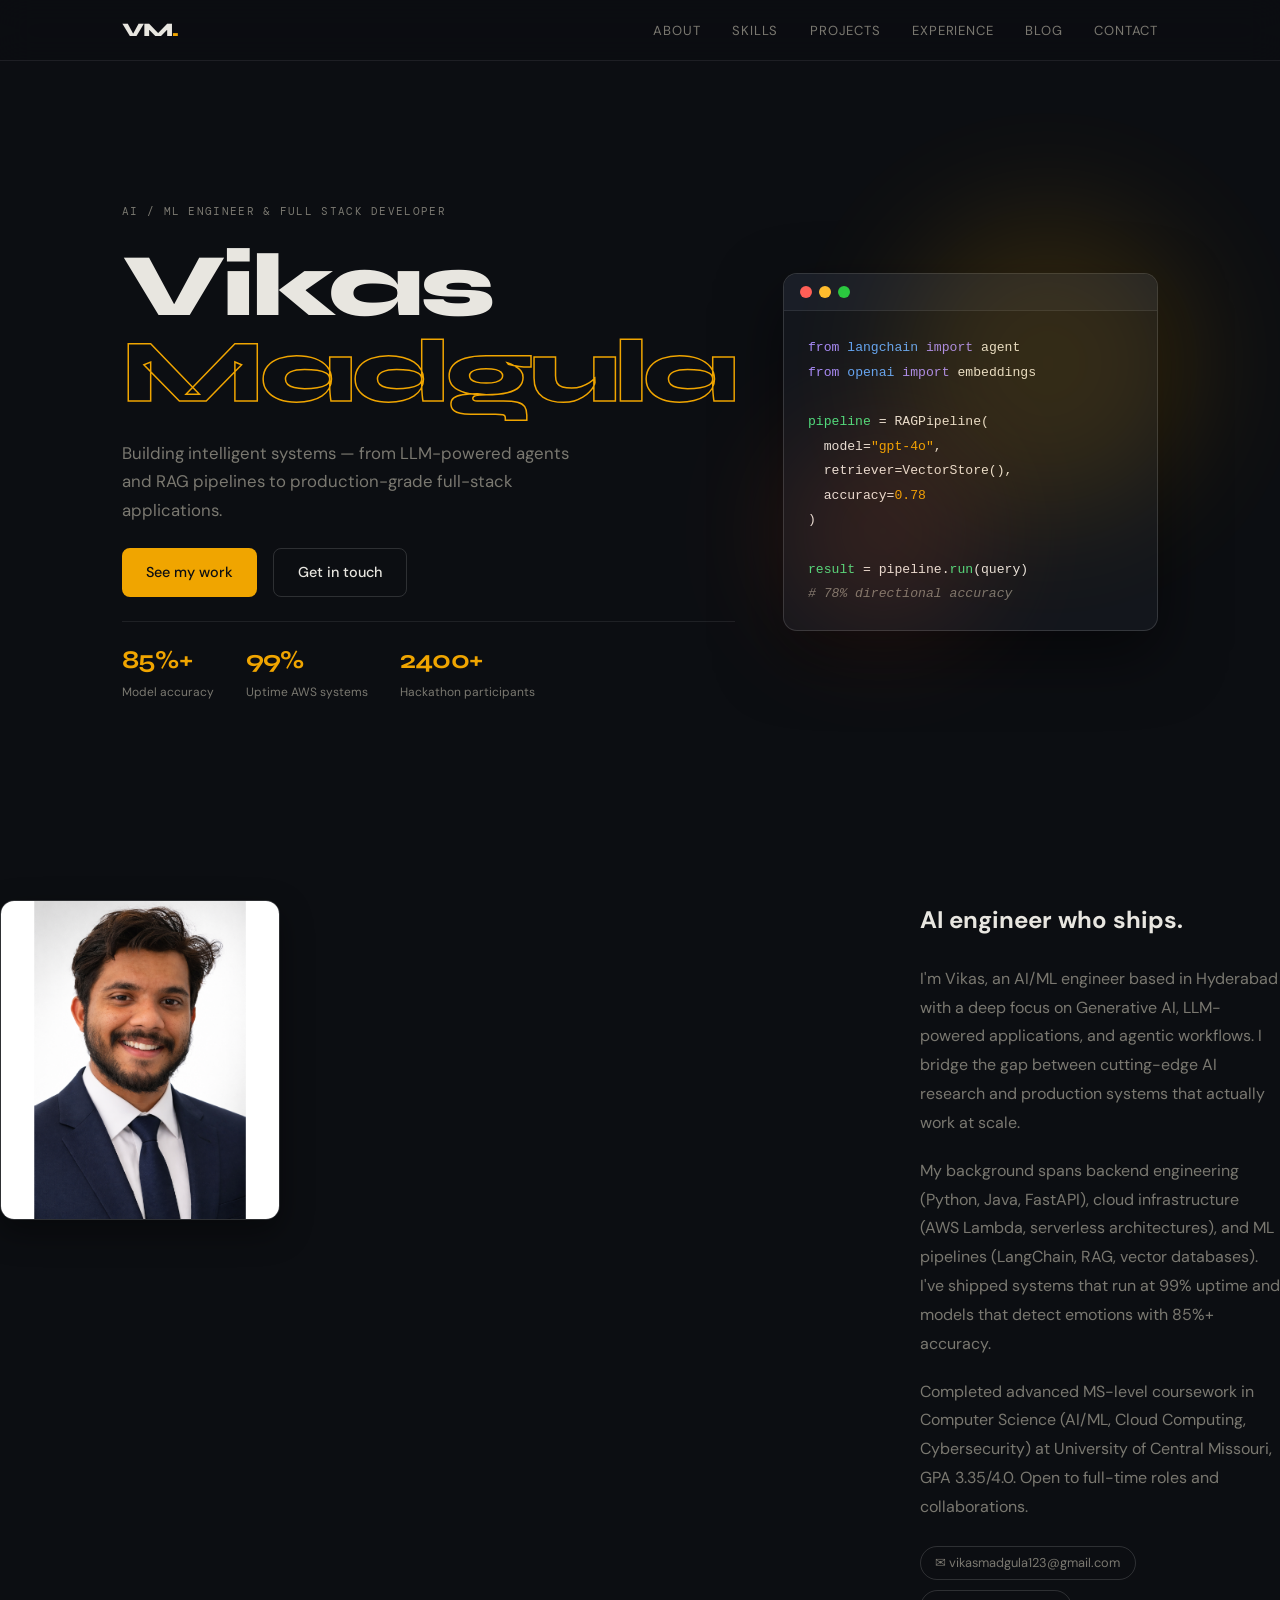
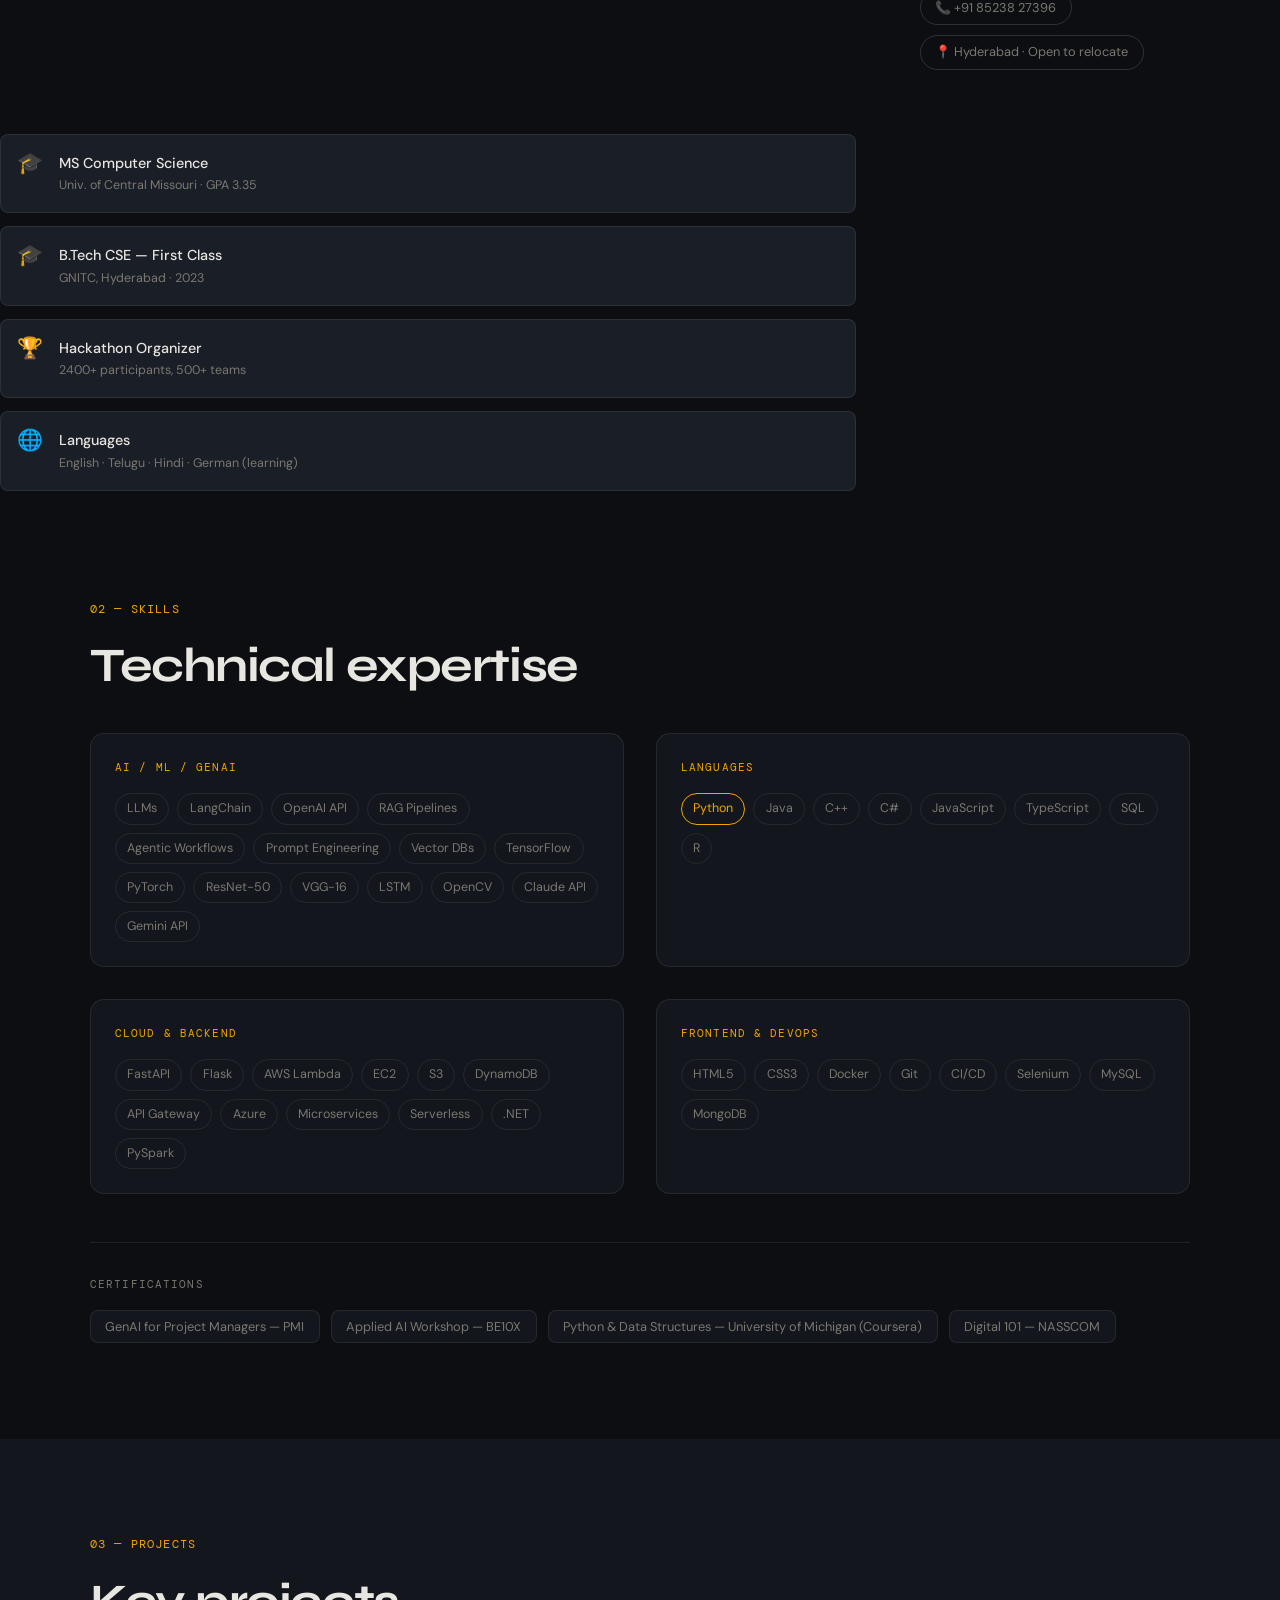
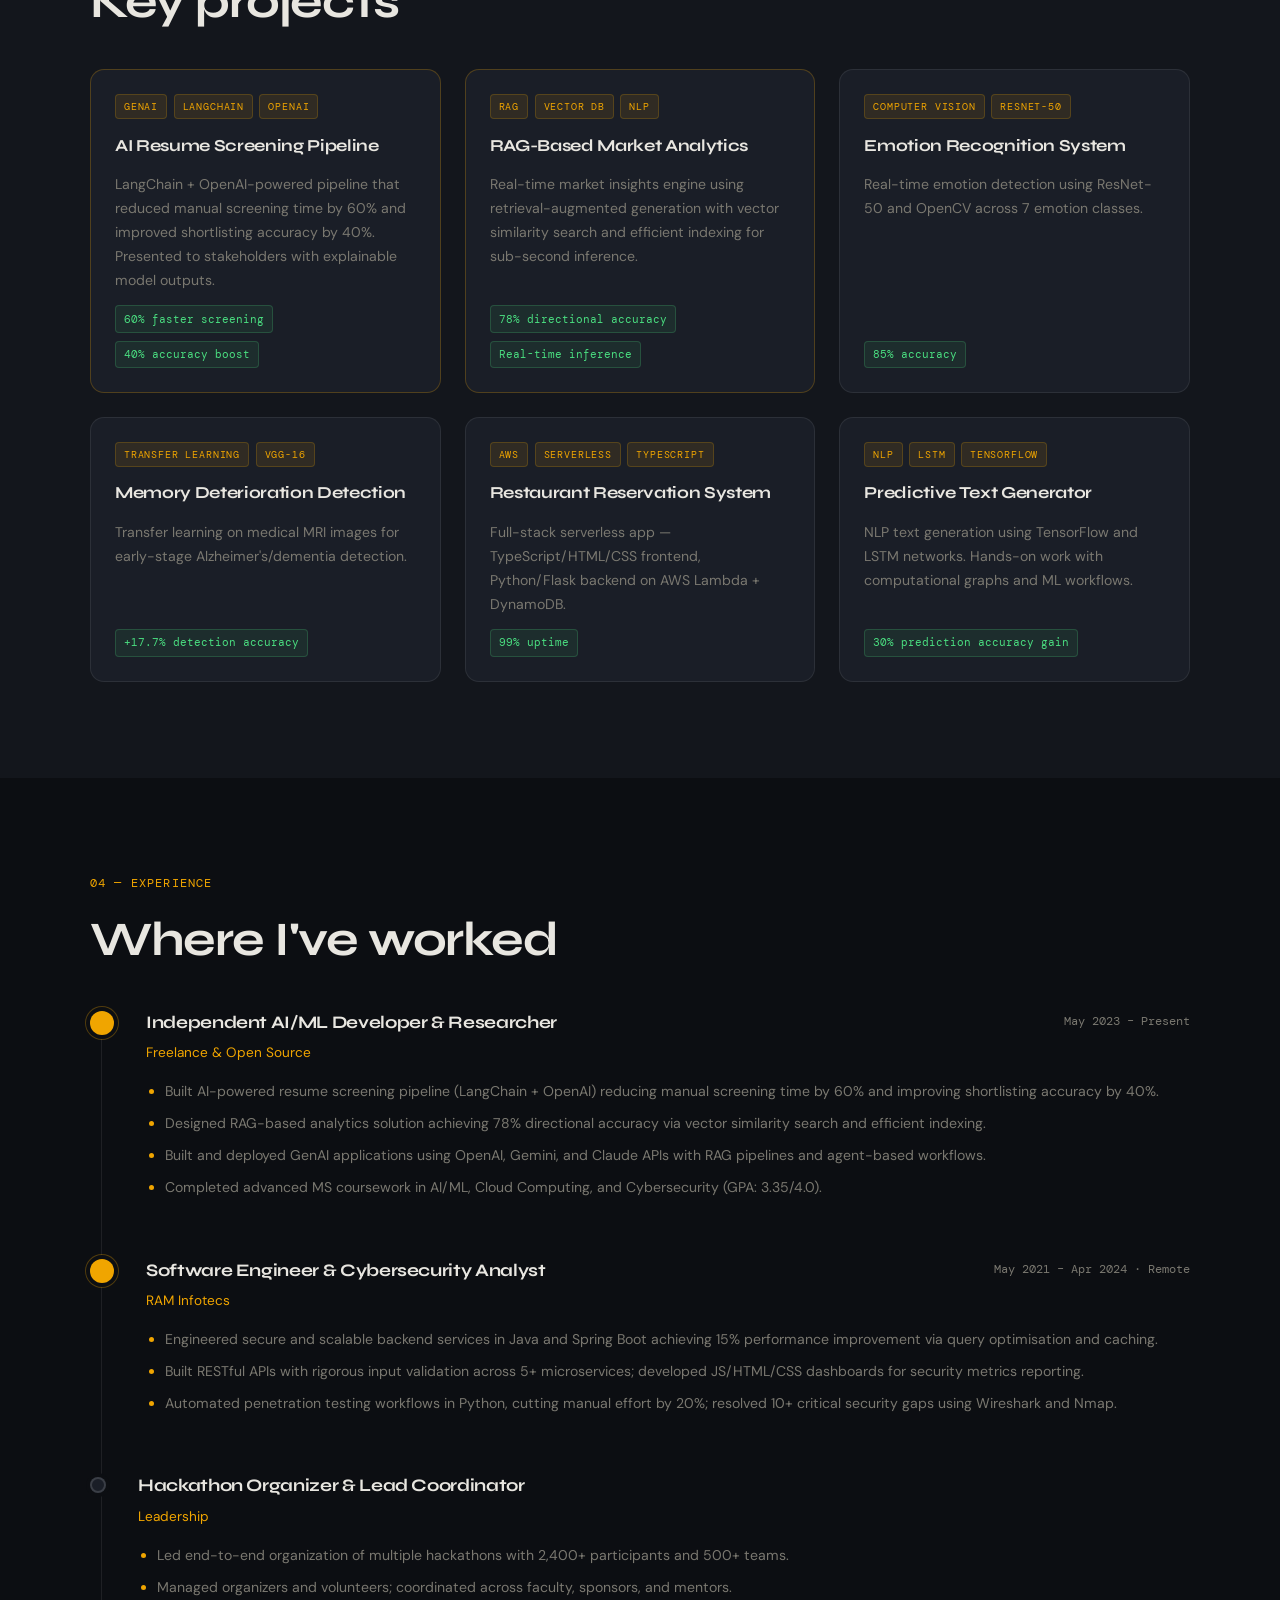
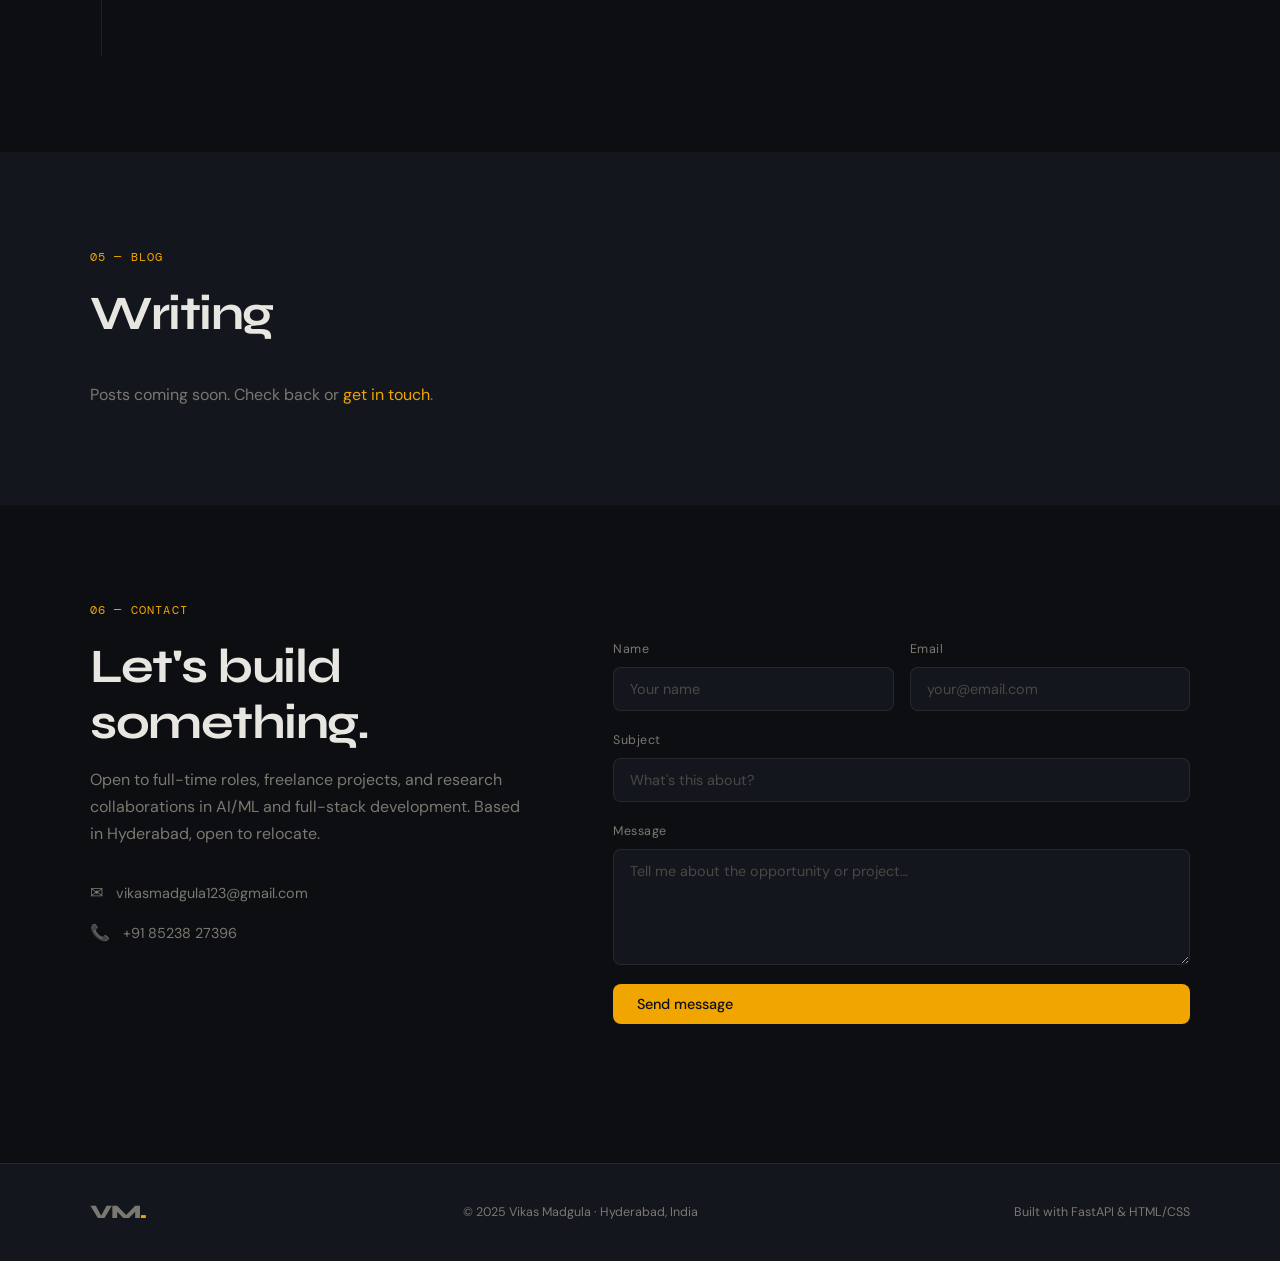
<file: frontend/index.html>
<!DOCTYPE html>
<html lang="en">
<head>
  <meta charset="UTF-8" />
  <meta name="viewport" content="width=device-width, initial-scale=1.0" />
  <title>Vikas Madgula — AI/ML Engineer</title>
  <link rel="preconnect" href="https://fonts.googleapis.com" />
  <link rel="preconnect" href="https://fonts.gstatic.com" crossorigin />
  <link href="https://fonts.googleapis.com/css2?family=Syne:wght@400;600;700;800&family=DM+Mono:ital,wght@0,400;0,500;1,400&family=DM+Sans:ital,opsz,wght@0,9..40,300;0,9..40,400;0,9..40,500;1,9..40,300&display=swap" rel="stylesheet" />
  <link rel="stylesheet" href="css/style.css" />
</head>
<body>

  <!-- NAV -->
  <nav id="nav">
    <div class="nav-inner">
      <a class="nav-logo" href="#hero">VM<span class="dot">.</span></a>
      <ul class="nav-links">
        <li><a href="#about">About</a></li>
        <li><a href="#skills">Skills</a></li>
        <li><a href="#projects">Projects</a></li>
        <li><a href="#experience">Experience</a></li>
        <li><a href="#blog">Blog</a></li>
        <li><a href="#contact">Contact</a></li>
      </ul>
      <button class="nav-toggle" aria-label="Toggle menu" onclick="document.body.classList.toggle('menu-open')">
        <span></span><span></span><span></span>
      </button>
    </div>
  </nav>

  <!-- HERO -->
  <section id="hero">
    <div class="hero-grid">
      <div class="hero-label">AI / ML ENGINEER &amp; FULL STACK DEVELOPER</div>
      <h1 class="hero-name">Vikas<br /><em>Madgula</em></h1>
      <p class="hero-sub">Building intelligent systems — from LLM-powered agents and RAG pipelines to production-grade full-stack applications.</p>
      <div class="hero-cta">
        <a href="#projects" class="btn btn-primary">See my work</a>
        <a href="#contact" class="btn btn-ghost">Get in touch</a>
      </div>
      <div class="hero-stats">
        <div class="stat"><span class="stat-n">85%+</span><span class="stat-l">Model accuracy</span></div>
        <div class="stat"><span class="stat-n">99%</span><span class="stat-l">Uptime AWS systems</span></div>
        <div class="stat"><span class="stat-n">2400+</span><span class="stat-l">Hackathon participants</span></div>
      </div>
    </div>
    <div class="hero-visual" aria-hidden="true">
      <div class="orb orb-1"></div>
      <div class="orb orb-2"></div>
      <div class="code-window">
        <div class="code-bar"><span></span><span></span><span></span></div>
        <pre class="code-body"><code><span class="c-kw">from</span> <span class="c-mod">langchain</span> <span class="c-kw">import</span> agent
<span class="c-kw">from</span> <span class="c-mod">openai</span> <span class="c-kw">import</span> embeddings

<span class="c-fn">pipeline</span> = RAGPipeline(
  <span class="c-str">model</span>=<span class="c-val">"gpt-4o"</span>,
  <span class="c-str">retriever</span>=VectorStore(),
  <span class="c-str">accuracy</span>=<span class="c-val">0.78</span>
)

<span class="c-fn">result</span> = pipeline.<span class="c-fn">run</span>(query)
<span class="c-cm"># 78% directional accuracy</span></code></pre>
      </div>
    </div>
  </section>

  <!-- ABOUT -->
  <div class="about-grid">
        <div class="about-profile-col">
          <img src="portfolio.png" alt="Vikas Madgula Profile Picture" class="profile-headshot">
        </div>

        <div class="about-text">
          <h2>AI engineer who ships.</h2>
          <p>I'm Vikas, an AI/ML engineer based in Hyderabad with a deep focus on Generative AI, LLM-powered applications, and agentic workflows. I bridge the gap between cutting-edge AI research and production systems that actually work at scale.</p>
          <p>My background spans backend engineering (Python, Java, FastAPI), cloud infrastructure (AWS Lambda, serverless architectures), and ML pipelines (LangChain, RAG, vector databases). I've shipped systems that run at 99% uptime and models that detect emotions with 85%+ accuracy.</p>
          <p>Completed advanced MS-level coursework in Computer Science (AI/ML, Cloud Computing, Cybersecurity) at University of Central Missouri, GPA 3.35/4.0. Open to full-time roles and collaborations.</p>
          <div class="about-links">
            <a href="mailto:vikasmadgula123@gmail.com" class="pill-link">✉ vikasmadgula123@gmail.com</a>
            <a href="tel:+918523827396" class="pill-link">📞 +91 85238 27396</a>
            <span class="pill-link">📍 Hyderabad · Open to relocate</span>
          </div>
        </div> <div class="about-aside">
          <div class="aside-card">
            <div class="aside-icon">🎓</div>
            <div>
              <div class="aside-title">MS Computer Science</div>
              <div class="aside-sub">Univ. of Central Missouri · GPA 3.35</div>
            </div>
          </div>
          <div class="aside-card">
            <div class="aside-icon">🎓</div>
            <div>
              <div class="aside-title">B.Tech CSE — First Class</div>
              <div class="aside-sub">GNITC, Hyderabad · 2023</div>
            </div>
          </div>
          <div class="aside-card">
            <div class="aside-icon">🏆</div>
            <div>
              <div class="aside-title">Hackathon Organizer</div>
              <div class="aside-sub">2400+ participants, 500+ teams</div>
            </div>
          </div>
          <div class="aside-card">
            <div class="aside-icon">🌐</div>
            <div>
              <div class="aside-title">Languages</div>
              <div class="aside-sub">English · Telugu · Hindi · German (learning)</div>
            </div>
          </div>
        </div>
      </div>

  <!-- SKILLS -->
  <section id="skills">
    <div class="section-inner">
      <div class="section-tag">02 — Skills</div>
      <h2>Technical expertise</h2>
      <div class="skills-grid">
        <div class="skill-group">
          <div class="skill-group-label">AI / ML / GenAI</div>
          <div class="skill-tags">
            <span>LLMs</span><span>LangChain</span><span>OpenAI API</span><span>RAG Pipelines</span>
            <span>Agentic Workflows</span><span>Prompt Engineering</span><span>Vector DBs</span>
            <span>TensorFlow</span><span>PyTorch</span><span>ResNet-50</span><span>VGG-16</span>
            <span>LSTM</span><span>OpenCV</span><span>Claude API</span><span>Gemini API</span>
          </div>
        </div>
        <div class="skill-group">
          <div class="skill-group-label">Languages</div>
          <div class="skill-tags">
            <span class="tag-strong">Python</span><span>Java</span><span>C++</span><span>C#</span>
            <span>JavaScript</span><span>TypeScript</span><span>SQL</span><span>R</span>
          </div>
        </div>
        <div class="skill-group">
          <div class="skill-group-label">Cloud &amp; Backend</div>
          <div class="skill-tags">
            <span>FastAPI</span><span>Flask</span><span>AWS Lambda</span><span>EC2</span>
            <span>S3</span><span>DynamoDB</span><span>API Gateway</span><span>Azure</span>
            <span>Microservices</span><span>Serverless</span><span>.NET</span><span>PySpark</span>
          </div>
        </div>
        <div class="skill-group">
          <div class="skill-group-label">Frontend &amp; DevOps</div>
          <div class="skill-tags">
            <span>HTML5</span><span>CSS3</span><span>Docker</span><span>Git</span>
            <span>CI/CD</span><span>Selenium</span><span>MySQL</span><span>MongoDB</span>
          </div>
        </div>
      </div>
      <div class="certs">
        <div class="certs-label">Certifications</div>
        <div class="cert-list">
          <span class="cert">GenAI for Project Managers — PMI</span>
          <span class="cert">Applied AI Workshop — BE10X</span>
          <span class="cert">Python &amp; Data Structures — University of Michigan (Coursera)</span>
          <span class="cert">Digital 101 — NASSCOM</span>
        </div>
      </div>
    </div>
  </section>

  <!-- PROJECTS -->
  <section id="projects">
    <div class="section-inner">
      <div class="section-tag">03 — Projects</div>
      <h2>Key projects</h2>
      <div class="projects-grid">

        <article class="project-card featured">
          <div class="project-meta"><span class="proj-tag">GenAI</span><span class="proj-tag">LangChain</span><span class="proj-tag">OpenAI</span></div>
          <h3>AI Resume Screening Pipeline</h3>
          <p>LangChain + OpenAI-powered pipeline that reduced manual screening time by 60% and improved shortlisting accuracy by 40%. Presented to stakeholders with explainable model outputs.</p>
          <div class="project-stats">
            <span>60% faster screening</span>
            <span>40% accuracy boost</span>
          </div>
        </article>

        <article class="project-card featured">
          <div class="project-meta"><span class="proj-tag">RAG</span><span class="proj-tag">Vector DB</span><span class="proj-tag">NLP</span></div>
          <h3>RAG-Based Market Analytics</h3>
          <p>Real-time market insights engine using retrieval-augmented generation with vector similarity search and efficient indexing for sub-second inference.</p>
          <div class="project-stats">
            <span>78% directional accuracy</span>
            <span>Real-time inference</span>
          </div>
        </article>

        <article class="project-card">
          <div class="project-meta"><span class="proj-tag">Computer Vision</span><span class="proj-tag">ResNet-50</span></div>
          <h3>Emotion Recognition System</h3>
          <p>Real-time emotion detection using ResNet-50 and OpenCV across 7 emotion classes.</p>
          <div class="project-stats"><span>85% accuracy</span></div>
        </article>

        <article class="project-card">
          <div class="project-meta"><span class="proj-tag">Transfer Learning</span><span class="proj-tag">VGG-16</span></div>
          <h3>Memory Deterioration Detection</h3>
          <p>Transfer learning on medical MRI images for early-stage Alzheimer's/dementia detection.</p>
          <div class="project-stats"><span>+17.7% detection accuracy</span></div>
        </article>

        <article class="project-card">
          <div class="project-meta"><span class="proj-tag">AWS</span><span class="proj-tag">Serverless</span><span class="proj-tag">TypeScript</span></div>
          <h3>Restaurant Reservation System</h3>
          <p>Full-stack serverless app — TypeScript/HTML/CSS frontend, Python/Flask backend on AWS Lambda + DynamoDB.</p>
          <div class="project-stats"><span>99% uptime</span></div>
        </article>

        <article class="project-card">
          <div class="project-meta"><span class="proj-tag">NLP</span><span class="proj-tag">LSTM</span><span class="proj-tag">TensorFlow</span></div>
          <h3>Predictive Text Generator</h3>
          <p>NLP text generation using TensorFlow and LSTM networks. Hands-on work with computational graphs and ML workflows.</p>
          <div class="project-stats"><span>30% prediction accuracy gain</span></div>
        </article>

      </div>
    </div>
  </section>

  <!-- EXPERIENCE -->
  <section id="experience">
    <div class="section-inner">
      <div class="section-tag">04 — Experience</div>
      <h2>Where I've worked</h2>
      <div class="timeline">

        <div class="timeline-item">
          <div class="timeline-dot"></div>
          <div class="timeline-content">
            <div class="tl-header">
              <div>
                <div class="tl-role">Independent AI/ML Developer &amp; Researcher</div>
                <div class="tl-company">Freelance &amp; Open Source</div>
              </div>
              <div class="tl-date">May 2023 – Present</div>
            </div>
            <ul class="tl-bullets">
              <li>Built AI-powered resume screening pipeline (LangChain + OpenAI) reducing manual screening time by 60% and improving shortlisting accuracy by 40%.</li>
              <li>Designed RAG-based analytics solution achieving 78% directional accuracy via vector similarity search and efficient indexing.</li>
              <li>Built and deployed GenAI applications using OpenAI, Gemini, and Claude APIs with RAG pipelines and agent-based workflows.</li>
              <li>Completed advanced MS coursework in AI/ML, Cloud Computing, and Cybersecurity (GPA: 3.35/4.0).</li>
            </ul>
          </div>
        </div>

        <div class="timeline-item">
          <div class="timeline-dot"></div>
          <div class="timeline-content">
            <div class="tl-header">
              <div>
                <div class="tl-role">Software Engineer &amp; Cybersecurity Analyst</div>
                <div class="tl-company">RAM Infotecs</div>
              </div>
              <div class="tl-date">May 2021 – Apr 2024 · Remote</div>
            </div>
            <ul class="tl-bullets">
              <li>Engineered secure and scalable backend services in Java and Spring Boot achieving 15% performance improvement via query optimisation and caching.</li>
              <li>Built RESTful APIs with rigorous input validation across 5+ microservices; developed JS/HTML/CSS dashboards for security metrics reporting.</li>
              <li>Automated penetration testing workflows in Python, cutting manual effort by 20%; resolved 10+ critical security gaps using Wireshark and Nmap.</li>
            </ul>
          </div>
        </div>

        <div class="timeline-item">
          <div class="timeline-dot timeline-dot-sm"></div>
          <div class="timeline-content">
            <div class="tl-header">
              <div>
                <div class="tl-role">Hackathon Organizer &amp; Lead Coordinator</div>
                <div class="tl-company">Leadership</div>
              </div>
            </div>
            <ul class="tl-bullets">
              <li>Led end-to-end organization of multiple hackathons with 2,400+ participants and 500+ teams.</li>
              <li>Managed organizers and volunteers; coordinated across faculty, sponsors, and mentors.</li>
            </ul>
          </div>
        </div>

      </div>
    </div>
  </section>

  <!-- BLOG -->
  <section id="blog">
    <div class="section-inner">
      <div class="section-tag">05 — Blog</div>
      <h2>Writing</h2>
      <div id="blog-posts" class="blog-grid">
        <div class="blog-loading">Loading posts…</div>
      </div>
      <div class="blog-empty" id="blog-empty" style="display:none">
        <p>Posts coming soon. Check back or <a href="#contact">get in touch</a>.</p>
      </div>
    </div>
  </section>

  <!-- CONTACT -->
  <section id="contact">
    <div class="section-inner">
      <div class="section-tag">06 — Contact</div>
      <div class="contact-grid">
        <div class="contact-left">
          <h2>Let's build something.</h2>
          <p>Open to full-time roles, freelance projects, and research collaborations in AI/ML and full-stack development. Based in Hyderabad, open to relocate.</p>
          <div class="contact-links">
            <a href="mailto:vikasmadgula123@gmail.com" class="contact-link">
              <span class="cl-icon">✉</span>
              <span>vikasmadgula123@gmail.com</span>
            </a>
            <a href="tel:+918523827396" class="contact-link">
              <span class="cl-icon">📞</span>
              <span>+91 85238 27396</span>
            </a>
          </div>
        </div>
        <form id="contact-form" class="contact-form" onsubmit="submitContact(event)">
          <div class="form-row">
            <div class="form-group">
              <label for="name">Name</label>
              <input type="text" id="name" name="name" placeholder="Your name" required />
            </div>
            <div class="form-group">
              <label for="email">Email</label>
              <input type="email" id="email" name="email" placeholder="your@email.com" required />
            </div>
          </div>
          <div class="form-group">
            <label for="subject">Subject</label>
            <input type="text" id="subject" name="subject" placeholder="What's this about?" />
          </div>
          <div class="form-group">
            <label for="message">Message</label>
            <textarea id="message" name="message" rows="5" placeholder="Tell me about the opportunity or project…" required></textarea>
          </div>
          <button type="submit" class="btn btn-primary" id="submit-btn">Send message</button>
          <div id="form-status" class="form-status"></div>
        </form>
      </div>
    </div>
  </section>

  <footer>
    <div class="footer-inner">
      <span class="nav-logo">VM<span class="dot">.</span></span>
      <span>© 2025 Vikas Madgula · Hyderabad, India</span>
      <span>Built with FastAPI &amp; HTML/CSS</span>
    </div>
  </footer>

  <script src="js/main.js"></script>
</body>
</html>
</file>
<file: frontend/css/style.css>
/* ── Reset & base ─────────────────────────────── */
*, *::before, *::after { box-sizing: border-box; margin: 0; padding: 0; }

:root {
  --bg:       #0c0e12;
  --bg2:      #13161c;
  --bg3:      #1a1e27;
  --border:   rgba(255,255,255,0.08);
  --border2:  rgba(255,255,255,0.14);
  --text:     #e8e6e0;
  --muted:    #7a7870;
  --dim:      #4a4844;
  --accent:   #f0a500;
  --accent2:  #ff6b35;
  --green:    #4ade80;
  --blue:     #60a5fa;
  --purple:   #a78bfa;

  --font-display: 'Syne', sans-serif;
  --font-body:    'DM Sans', sans-serif;
  --font-mono:    'DM Mono', monospace;

  --r:   8px;
  --r2: 14px;
  --max: 1100px;
}

html { scroll-behavior: smooth; }

body {
  background: var(--bg);
  color: var(--text);
  font-family: var(--font-body);
  font-size: 16px;
  line-height: 1.7;
  overflow-x: hidden;
}

a { color: inherit; text-decoration: none; }
img { display: block; max-width: 100%; }
ul { list-style: none; }

/* ── Nav ──────────────────────────────────────── */
#nav {
  position: fixed; top: 0; left: 0; right: 0; z-index: 100;
  background: rgba(12,14,18,0.85);
  backdrop-filter: blur(16px);
  border-bottom: 1px solid var(--border);
}
.nav-inner {
  max-width: var(--max); margin: 0 auto;
  display: flex; align-items: center; justify-content: space-between;
  padding: 0 2rem; height: 60px;
}
.nav-logo {
  font-family: var(--font-display);
  font-weight: 800; font-size: 1.2rem;
  letter-spacing: -0.02em;
}
.dot { color: var(--accent); }
.nav-links { display: flex; gap: 2rem; }
.nav-links a {
  font-size: 0.82rem; letter-spacing: 0.06em; text-transform: uppercase;
  color: var(--muted); transition: color 0.2s;
}
.nav-links a:hover { color: var(--text); }
.nav-toggle { display: none; background: none; border: none; cursor: pointer; gap: 5px; flex-direction: column; }
.nav-toggle span { display: block; width: 22px; height: 2px; background: var(--text); border-radius: 2px; transition: 0.3s; }

/* ── Sections ─────────────────────────────────── */
section { padding: 6rem 2rem; }
.section-inner { max-width: var(--max); margin: 0 auto; }
.section-tag {
  font-family: var(--font-mono); font-size: 0.72rem; letter-spacing: 0.1em;
  color: var(--accent); text-transform: uppercase; margin-bottom: 1.2rem;
}
section h2 {
  font-family: var(--font-display); font-size: clamp(2rem, 4vw, 3rem);
  font-weight: 700; letter-spacing: -0.03em; line-height: 1.15;
  margin-bottom: 2.5rem;
}

/* ── Hero ─────────────────────────────────────── */
#hero {
  min-height: 100vh; padding-top: 100px;
  display: grid; grid-template-columns: 1fr 1fr;
  gap: 3rem; align-items: center;
  max-width: var(--max); margin: 0 auto;
}
.hero-grid { display: flex; flex-direction: column; gap: 1.5rem; }
.hero-label {
  font-family: var(--font-mono); font-size: 0.68rem;
  letter-spacing: 0.12em; color: var(--muted);
}
.hero-name {
  font-family: var(--font-display); font-size: clamp(3.5rem, 7vw, 6rem);
  font-weight: 800; letter-spacing: -0.04em; line-height: 0.95;
}
.hero-name em {
  font-style: normal; color: transparent;
  -webkit-text-stroke: 1.5px var(--accent);
}
.hero-sub { color: var(--muted); max-width: 460px; font-size: 1.05rem; }
.hero-cta { display: flex; gap: 1rem; flex-wrap: wrap; }
.hero-stats {
  display: flex; gap: 2rem; padding-top: 1rem;
  border-top: 1px solid var(--border);
}
.stat { display: flex; flex-direction: column; }
.stat-n {
  font-family: var(--font-display); font-size: 1.6rem; font-weight: 700;
  color: var(--accent); letter-spacing: -0.03em;
}
.stat-l { font-size: 0.75rem; color: var(--muted); }

/* Hero visual */
.hero-visual {
  position: relative; display: flex; align-items: center; justify-content: center;
}
.orb {
  position: absolute; border-radius: 50%;
  filter: blur(60px); opacity: 0.15; pointer-events: none;
}
.orb-1 { width: 300px; height: 300px; background: var(--accent); top: -60px; right: -40px; }
.orb-2 { width: 200px; height: 200px; background: var(--accent2); bottom: 0; left: 0; }

.code-window {
  background: var(--bg2); border: 1px solid var(--border2);
  border-radius: var(--r2); overflow: hidden; width: 100%;
  box-shadow: 0 24px 64px rgba(0,0,0,0.5);
}
.code-bar {
  background: var(--bg3); padding: 0.75rem 1rem;
  display: flex; gap: 7px; align-items: center;
  border-bottom: 1px solid var(--border);
}
.code-bar span { width: 12px; height: 12px; border-radius: 50%; background: var(--dim); }
.code-bar span:nth-child(1) { background: #ff5f57; }
.code-bar span:nth-child(2) { background: #febc2e; }
.code-bar span:nth-child(3) { background: #28c840; }
.code-body { padding: 1.5rem; font-family: var(--font-mono); font-size: 0.82rem; line-height: 1.8; overflow-x: auto; }
.c-kw  { color: var(--purple); }
.c-mod { color: var(--blue); }
.c-fn  { color: var(--green); }
.c-str { color: var(--text); }
.c-val { color: var(--accent); }
.c-cm  { color: var(--muted); font-style: italic; }

/* ── Buttons ──────────────────────────────────── */
.btn {
  display: inline-flex; align-items: center; gap: 0.5rem;
  padding: 0.7rem 1.5rem; border-radius: var(--r);
  font-family: var(--font-body); font-size: 0.9rem; font-weight: 500;
  cursor: pointer; transition: all 0.2s; border: none;
}
.btn-primary {
  background: var(--accent); color: #0c0e12;
}
.btn-primary:hover { background: #ffc13d; transform: translateY(-1px); }
.btn-ghost {
  background: transparent; color: var(--text);
  border: 1px solid var(--border2);
}
.btn-ghost:hover { border-color: var(--text); background: rgba(255,255,255,0.04); }

/* ── About ────────────────────────────────────── */
#about { background: var(--bg2); }
.about-grid { display: grid; grid-template-columns: 1fr 360px; gap: 4rem; align-items: start; }
.about-text h2 { margin-bottom: 1.5rem; }
.about-text p { color: var(--muted); margin-bottom: 1.2rem; line-height: 1.8; }
.about-links { display: flex; flex-wrap: wrap; gap: 0.6rem; margin-top: 1.5rem; }
.pill-link {
  padding: 0.35rem 0.9rem; border-radius: 999px;
  border: 1px solid var(--border2); font-size: 0.8rem; color: var(--muted);
  transition: 0.2s;
}
.pill-link:hover { border-color: var(--accent); color: var(--accent); }

.aside-card {
  display: flex; gap: 1rem; align-items: flex-start;
  padding: 1rem; border-radius: var(--r);
  border: 1px solid var(--border); background: var(--bg3);
  margin-bottom: 0.8rem; transition: border-color 0.2s;
}
.aside-card:hover { border-color: var(--border2); }
.aside-icon { font-size: 1.3rem; line-height: 1; margin-top: 2px; }
.aside-title { font-weight: 500; font-size: 0.9rem; }
.aside-sub { font-size: 0.78rem; color: var(--muted); }

/* ── Skills ───────────────────────────────────── */
#skills { }
.skills-grid { display: grid; grid-template-columns: 1fr 1fr; gap: 2rem; margin-bottom: 3rem; }
.skill-group {
  background: var(--bg2); border: 1px solid var(--border);
  border-radius: var(--r2); padding: 1.5rem;
}
.skill-group-label {
  font-family: var(--font-mono); font-size: 0.7rem; letter-spacing: 0.1em;
  text-transform: uppercase; color: var(--accent); margin-bottom: 1rem;
}
.skill-tags { display: flex; flex-wrap: wrap; gap: 0.5rem; }
.skill-tags span {
  padding: 0.25rem 0.7rem; border-radius: 999px;
  border: 1px solid var(--border); font-size: 0.78rem; color: var(--muted);
  transition: 0.2s;
}
.skill-tags span:hover { border-color: var(--accent); color: var(--text); }
.skill-tags .tag-strong { border-color: var(--accent); color: var(--accent); }

.certs { border-top: 1px solid var(--border); padding-top: 2rem; }
.certs-label {
  font-family: var(--font-mono); font-size: 0.7rem; letter-spacing: 0.1em;
  text-transform: uppercase; color: var(--muted); margin-bottom: 1rem;
}
.cert-list { display: flex; flex-wrap: wrap; gap: 0.7rem; }
.cert {
  padding: 0.3rem 0.9rem; border-radius: var(--r);
  background: var(--bg2); border: 1px solid var(--border);
  font-size: 0.8rem; color: var(--muted);
}

/* ── Projects ─────────────────────────────────── */
#projects { background: var(--bg2); }
.projects-grid {
  display: grid; grid-template-columns: 1fr 1fr 1fr;
  gap: 1.5rem;
}
.project-card {
  background: var(--bg3); border: 1px solid var(--border);
  border-radius: var(--r2); padding: 1.5rem;
  transition: border-color 0.2s, transform 0.2s;
  display: flex; flex-direction: column; gap: 0.8rem;
}
.project-card:hover { border-color: var(--border2); transform: translateY(-2px); }
.project-card.featured {
  grid-column: span 1;
  border-color: rgba(240,165,0,0.25);
}
.project-meta { display: flex; flex-wrap: wrap; gap: 0.4rem; }
.proj-tag {
  font-family: var(--font-mono); font-size: 0.65rem; letter-spacing: 0.08em;
  text-transform: uppercase; color: var(--accent);
  padding: 0.15rem 0.5rem; border-radius: 4px;
  background: rgba(240,165,0,0.1); border: 1px solid rgba(240,165,0,0.2);
}
.project-card h3 {
  font-family: var(--font-display); font-weight: 700; font-size: 1.05rem;
  letter-spacing: -0.02em;
}
.project-card p { font-size: 0.88rem; color: var(--muted); line-height: 1.7; }
.project-stats {
  display: flex; flex-wrap: wrap; gap: 0.5rem; margin-top: auto;
}
.project-stats span {
  font-family: var(--font-mono); font-size: 0.7rem; color: var(--green);
  padding: 0.2rem 0.5rem; border-radius: 4px;
  background: rgba(74,222,128,0.08); border: 1px solid rgba(74,222,128,0.2);
}

/* ── Experience ───────────────────────────────── */
#experience { }
.timeline { position: relative; }
.timeline::before {
  content: ''; position: absolute; left: 11px; top: 8px; bottom: 0;
  width: 1px; background: var(--border);
}
.timeline-item {
  display: flex; gap: 2rem; padding-bottom: 3rem; position: relative;
}
.timeline-dot {
  flex-shrink: 0; width: 24px; height: 24px; border-radius: 50%;
  background: var(--accent); margin-top: 3px;
  box-shadow: 0 0 0 4px var(--bg), 0 0 0 5px rgba(240,165,0,0.3);
  position: relative; z-index: 1;
}
.timeline-dot-sm { width: 16px; height: 16px; margin-top: 6px; background: var(--bg3); border: 2px solid var(--border2); box-shadow: 0 0 0 4px var(--bg); }
.timeline-content { flex: 1; }
.tl-header { display: flex; justify-content: space-between; align-items: flex-start; gap: 1rem; margin-bottom: 1rem; flex-wrap: wrap; }
.tl-role { font-family: var(--font-display); font-weight: 700; font-size: 1.1rem; letter-spacing: -0.02em; }
.tl-company { font-size: 0.85rem; color: var(--accent); margin-top: 0.2rem; }
.tl-date { font-family: var(--font-mono); font-size: 0.72rem; color: var(--muted); white-space: nowrap; padding-top: 4px; }
.tl-bullets { padding-left: 1.2rem; }
.tl-bullets li {
  list-style: disc; font-size: 0.88rem; color: var(--muted);
  line-height: 1.7; margin-bottom: 0.5rem;
}
.tl-bullets li::marker { color: var(--accent); }

/* ── Blog ─────────────────────────────────────── */
#blog { background: var(--bg2); }
.blog-grid { display: grid; grid-template-columns: repeat(3, 1fr); gap: 1.5rem; }
.blog-card {
  background: var(--bg3); border: 1px solid var(--border);
  border-radius: var(--r2); padding: 1.5rem;
  transition: border-color 0.2s, transform 0.2s;
  display: flex; flex-direction: column; gap: 0.6rem;
  cursor: pointer;
}
.blog-card:hover { border-color: var(--border2); transform: translateY(-2px); }
.blog-date { font-family: var(--font-mono); font-size: 0.68rem; color: var(--muted); }
.blog-title { font-family: var(--font-display); font-weight: 700; font-size: 1rem; letter-spacing: -0.02em; }
.blog-excerpt { font-size: 0.85rem; color: var(--muted); line-height: 1.6; }
.blog-tag {
  font-family: var(--font-mono); font-size: 0.65rem; color: var(--accent);
  padding: 0.15rem 0.5rem; border-radius: 4px;
  background: rgba(240,165,0,0.08); border: 1px solid rgba(240,165,0,0.15);
  align-self: flex-start;
}
.blog-loading { color: var(--muted); font-family: var(--font-mono); font-size: 0.85rem; }
.blog-empty p { color: var(--muted); }
.blog-empty a { color: var(--accent); }

/* ── Contact ──────────────────────────────────── */
#contact { }
.contact-grid { display: grid; grid-template-columns: 1fr 1.3fr; gap: 5rem; align-items: start; }
.contact-left h2 { margin-bottom: 1rem; }
.contact-left p { color: var(--muted); margin-bottom: 2rem; }
.contact-links { display: flex; flex-direction: column; gap: 0.8rem; }
.contact-link {
  display: flex; align-items: center; gap: 0.8rem;
  font-size: 0.9rem; color: var(--muted); transition: color 0.2s;
}
.contact-link:hover { color: var(--text); }
.cl-icon { font-size: 1rem; }

.contact-form { display: flex; flex-direction: column; gap: 1.2rem; }
.form-row { display: grid; grid-template-columns: 1fr 1fr; gap: 1rem; }
.form-group { display: flex; flex-direction: column; gap: 0.4rem; }
.form-group label { font-size: 0.78rem; color: var(--muted); letter-spacing: 0.04em; }
.form-group input, .form-group textarea {
  background: var(--bg2); border: 1px solid var(--border);
  border-radius: var(--r); padding: 0.75rem 1rem;
  color: var(--text); font-family: var(--font-body); font-size: 0.9rem;
  transition: border-color 0.2s; resize: vertical;
}
.form-group input:focus, .form-group textarea:focus {
  outline: none; border-color: var(--accent);
}
.form-group input::placeholder, .form-group textarea::placeholder { color: var(--dim); }
.form-status {
  font-family: var(--font-mono); font-size: 0.8rem; padding: 0.5rem 0;
  min-height: 1.5rem;
}
.form-status.success { color: var(--green); }
.form-status.error { color: #f87171; }

/* ── Footer ───────────────────────────────────── */
footer {
  border-top: 1px solid var(--border); padding: 2rem;
  background: var(--bg2);
}
.footer-inner {
  max-width: var(--max); margin: 0 auto;
  display: flex; align-items: center; justify-content: space-between;
  gap: 1rem; flex-wrap: wrap;
  font-size: 0.78rem; color: var(--muted);
}

/* ── Responsive ───────────────────────────────── */
@media (max-width: 900px) {
  #hero { grid-template-columns: 1fr; padding-top: 80px; min-height: auto; }
  .hero-visual { display: none; }
  .about-grid { grid-template-columns: 1fr; }
  .skills-grid { grid-template-columns: 1fr; }
  .projects-grid { grid-template-columns: 1fr 1fr; }
  .contact-grid { grid-template-columns: 1fr; gap: 2.5rem; }
  .blog-grid { grid-template-columns: 1fr 1fr; }
}

@media (max-width: 600px) {
  section { padding: 4rem 1.25rem; }
  .projects-grid { grid-template-columns: 1fr; }
  .blog-grid { grid-template-columns: 1fr; }
  .form-row { grid-template-columns: 1fr; }
  .nav-links { display: none; }
  .nav-toggle { display: flex; }
  .hero-stats { flex-direction: column; gap: 1rem; }
  body.menu-open .nav-links {
    display: flex; flex-direction: column; gap: 1.5rem;
    position: fixed; top: 60px; left: 0; right: 0; bottom: 0;
    background: var(--bg); padding: 2rem; z-index: 99;
  }
  body.menu-open .nav-links a { font-size: 1.2rem; }
}
/* ── Profile Headshot Styling ─────────────────── */
.profile-image-container {
  margin-bottom: 1.5rem;
  width: 100%;
  display: flex;
  justify-content: center;
}

.profile-headshot {
  width: 100%;
  max-width: 280px;
  height: 320px;            /* Forces a clean height boundary */
  border-radius: var(--r2);
  border: 1px solid var(--border2);
  box-shadow: 0 12px 32px rgba(0, 0, 0, 0.4);
  object-fit: cover;        /* Prevents the image from stretching out */
  object-position: top center; /* Keeps your face perfectly centered */
}
</file>
